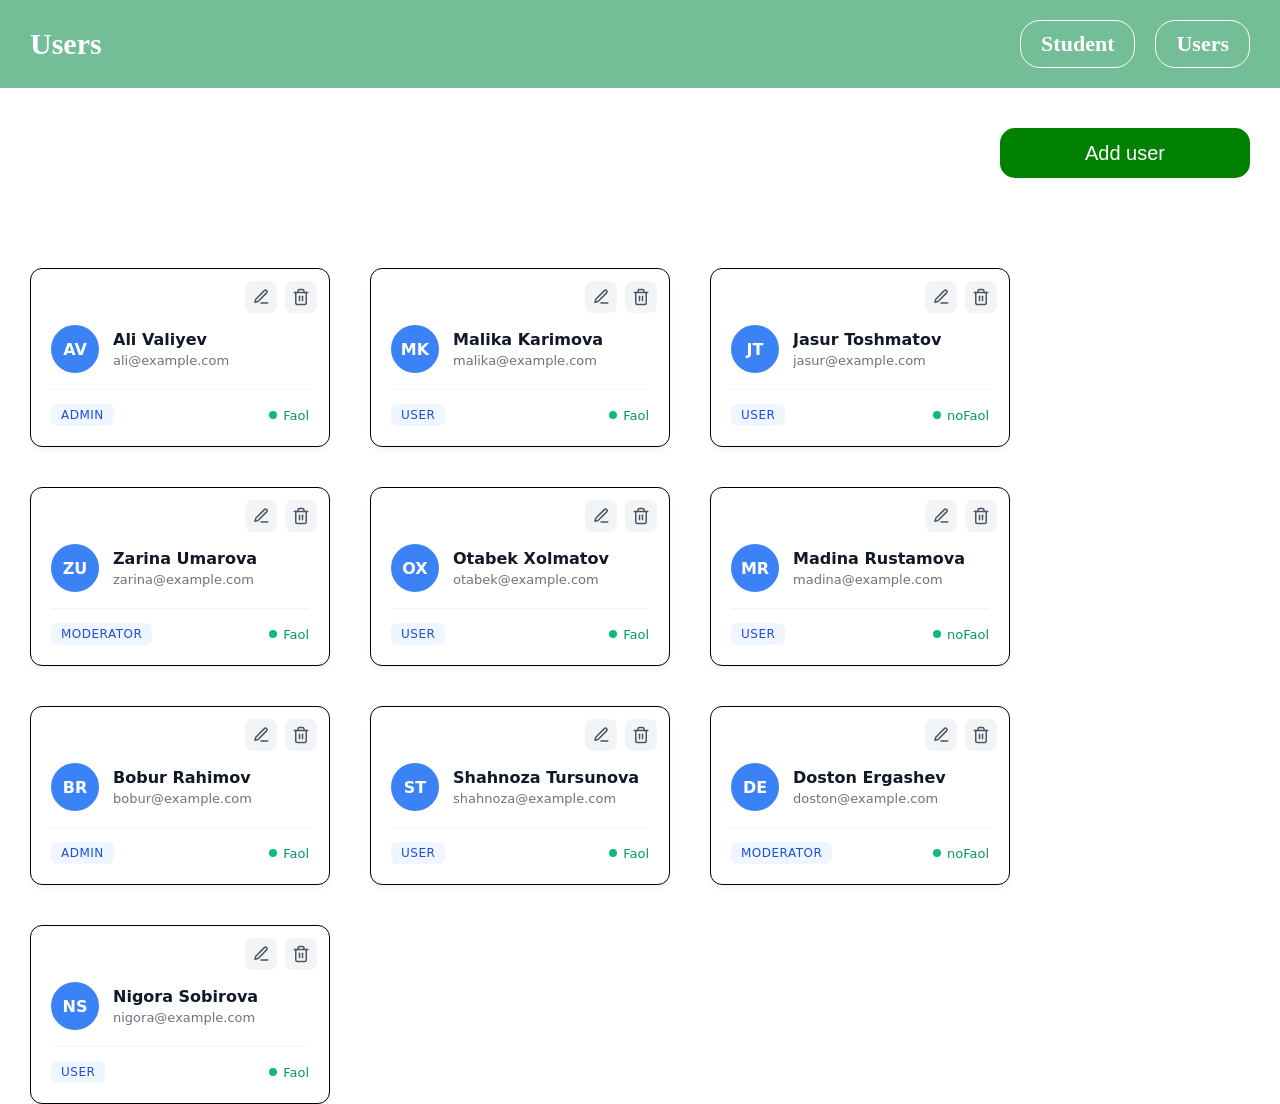
<file: index.html>
<!doctype html>
<html lang="en">
  <head>
    <meta charset="UTF-8" />
    <meta name="viewport" content="width=device-width, initial-scale=1.0" />
    <title>CRUD</title>
    <!-- css -->
    <link rel="stylesheet" href="./main.css" />
  </head>
  <body>
    <header>
      <nav class="container">
        <h3 class="logo"><a href="./index.html">Users</a></h3>

        <div class="links">
          <a class="link" href="./student.html" target="_blank">Student</a>
          <a class="link" href="#" >Users</a>
        </div>
      </nav>
    </header>

    <main>
      <section class="c-user-container">
        <div class="c-users container">
            <button class="add-users">Add user</button>
        </div>
        </section>
      <section class="users-wrapper">
        <div class="container users-container">
          
        </div>
      </section>

      <div class="modal-overlay hidden" id="userModal">
  <div class="modal">
    <div class="modal__header">
      <h2 class="modal__title">Yangi foydalanuvchi qo'shish</h2>
      <button type="button" class="modal__close" aria-label="Yopish">&times;</button>
    </div>

    <form class="modal__form" id="addUserForm">
      <div class="modal__field">
        <label class="modal__label" for="userName">Ism va familiya</label>
        <input class="modal__input" type="text" id="userName" name="name" placeholder="Masalan: Ali Valiyev" required>
      </div>

      <div class="modal__field">
        <label class="modal__label" for="userEmail">Email</label>
        <input class="modal__input" type="email" id="userEmail" name="email" placeholder="ali@example.com" required>
      </div>

      <div class="modal__field">
        <label class="modal__label" for="userRole">Rol</label>
        <select class="modal__select" id="userRole" name="role">
          <option value="user">User</option>
          <option value="moderator">Moderator</option>
          <option value="admin">Admin</option>
        </select>
      </div>

      <div class="modal__checkbox-group">
        <input class="modal__checkbox" type="checkbox" id="userIsActive" name="isActive" checked>
        <label class="modal__checkbox-label" for="userIsActive">Faol holatda (isActive)</label>
      </div>

      <div class="modal__actions">
        <button type="submit" class="modal__btn modal__btn--submit">Saqlash</button>
      </div>
    </form>
  </div>
</div>

    </main>
    <script type="module" src="./app.js"></script>
  </body>
</html>
</file>
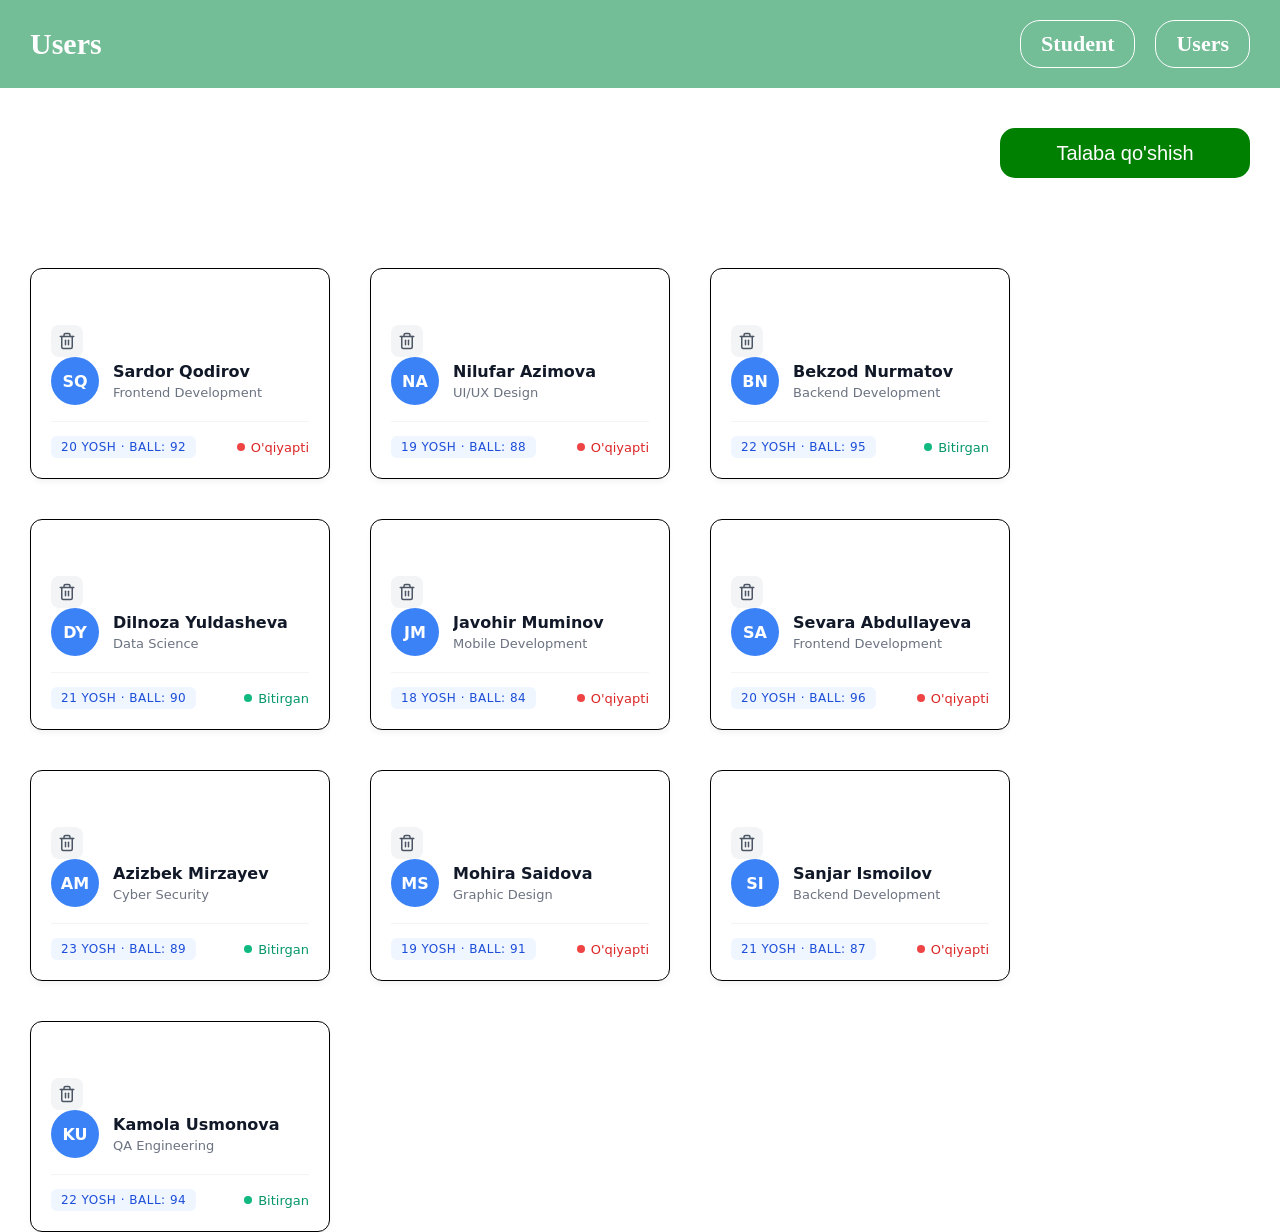
<file: student.html>
<!doctype html>
<html lang="en">
  <head>
    <meta charset="UTF-8" />
    <meta name="viewport" content="width=device-width, initial-scale=1.0" />
    <title>CRUD-Student</title>
    <!-- css -->
    <link rel="stylesheet" href="./main.css" />
  </head>
  <body>
    <header>
      <nav class="container">
        <h3 class="logo"><a href="./index.html">Users</a></h3>

        <div class="links">
          <a class="link" href="">Student</a>
          <a class="link" href="">Users</a>
        </div>
      </nav>
    </header>

    <main>
      <section class="c-user-container">
        <div class="c-users container">
            <button class="add-users">Talaba qo'shish</button>
        </div>
        </section>
      <section class="users-wrapper">
        <div class="container users-container">
          
        </div>
      </section>

      <div class="modal-overlay hidden" id="studentModal">
  <div class="modal">
    <div class="modal__header">
      <h2 class="modal__title">Yangi talaba qo'shish</h2>
      <button type="button" class="modal__close" aria-label="Yopish">&times;</button>
    </div>

    <form class="modal__form" id="addStudentForm">
      <div class="modal__field">
        <label class="modal__label" for="studentFullName">Ism va familiya</label>
        <input class="modal__input" type="text" id="studentFullName" name="fullName" placeholder="Masalan: Ali Valiyev" required>
      </div>

      <div class="modal__field">
        <label class="modal__label" for="studentAge">Yosh</label>
        <input class="modal__input" type="number" id="studentAge" name="age" min="1" max="100" required>
      </div>

      <div class="modal__field">
        <label class="modal__label" for="studentCourse">Kurs</label>
        <input class="modal__input" type="text" id="studentCourse" name="course" placeholder="Masalan: Frontend Development" required>
      </div>

      <div class="modal__field">
        <label class="modal__label" for="studentGrade">Baho (0–100)</label>
        <input class="modal__input" type="number" id="studentGrade" name="grade" min="0" max="100" required>
      </div>

      <div class="modal__checkbox-group">
        <input class="modal__checkbox" type="checkbox" id="studentIsGraduated" name="isGraduated">
        <label class="modal__checkbox-label" for="studentIsGraduated">Kursni bitirgan</label>
      </div>

      <div class="modal__actions">
        <button  type="submit" class="modal__btn modal__btn--submit">Talabani saqlash</button>
      </div>
    </form>
  </div>
</div>
   
    </main>
    <script type="module" src="./student.js"></script>
  </body>
</html>
</file>
<file: main.css>
* {
  margin: 0;
  padding: 0;
  box-sizing: border-box;
}

a {
  text-decoration: none;
}

li {
  list-style: none;
}

input {
  outline: none;
}

button {
  border: none;
}

.container {
  width: 100%;
  max-width: 1240px;
  margin-left: auto;
  margin-right: auto;
  padding-left: 10px;
  padding-right: 10px;
}

header {
  padding: 20px;
  background-color: rgb(115, 189, 151);
}

nav {
  display: flex;
  align-items: center;
  justify-content: space-between;

  a {
    color: white;
    font-size: 22px;
    font-weight: 600;
   
  }
}
.link{
   border: 1px solid ;
    padding: 10px 20px;
    border-radius: 20px;
}

.logo a {
  font-size: 30px;
  font-weight: 700;
}

.links {
  display: flex;
  align-items: center;
  gap: 20px;
}


.users-wrapper {
  padding-top: 60px;
  
}
.users-container{
    display: flex;
    flex-wrap: wrap;
    gap: 40px;
}
.c-users {
    padding-top: 40px;
    padding-bottom: 30px;
    display: flex;
    align-items: center;
    justify-content: end;

}
.add-users {
    border-radius: 15px;
    font-size: 20px;
    width: 250px;
    height: 50px;
    color: white;
    background-color: green;
    
}

.user-card {
  position: relative;
  width: 300px;
  padding: 56px 20px 20px;
  background-color: #ffffff;
  border: 1px solid black;
  border-radius: 12px;
  box-shadow: 0 4px 6px -1px rgba(0, 0, 0, 0.05);
  font-family:
    system-ui,
    -apple-system,
    sans-serif;
  transition:
    transform 0.2s ease,
    box-shadow 0.2s ease;
}

.user-card__actions {
  position: absolute;
  top: 12px;
  right: 12px;
  display: flex;
  gap: 8px;
}

.user-card__edit,
.user-card__delete {
  display: grid;
  place-items: center;
  width: 32px;
  height: 32px;
  background-color: #f3f4f6;
  border-radius: 8px;
  color: #4b5563;
  cursor: pointer;
}

.user-card:hover {
  transform: translateY(-2px);
  box-shadow: 0 10px 15px -3px rgba(0, 0, 0, 0.1);
}

.user-card__header {
  display: flex;
  align-items: center;
  gap: 14px;
  margin-bottom: 16px;
}

.user-card__avatar {
  width: 48px;
  height: 48px;
  border-radius: 50%;
  background-color: #3b82f6;
  color: #ffffff;
  font-weight: 600;
  font-size: 16px;
  display: flex;
  align-items: center;
  justify-content: center;
  flex-shrink: 0;
}

.user-card__info {
  overflow: hidden;
}

.user-card__name {
  margin: 0 0 4px 0;
  font-size: 16px;
  font-weight: 600;
  color: #111827;
  white-space: nowrap;
  overflow: hidden;
  text-overflow: ellipsis;
}

.user-card__email {
  margin: 0;
  font-size: 13px;
  color: #6b7280;
  white-space: nowrap;
  overflow: hidden;
  text-overflow: ellipsis;
}

.user-card__footer {
  display: flex;
  align-items: center;
  justify-content: space-between;
  padding-top: 14px;
  border-top: 1px solid #f3f4f6;
}

.user-card__role {
  padding: 4px 10px;
  font-size: 12px;
  font-weight: 500;
  text-transform: uppercase;
  letter-spacing: 0.5px;
  background-color: #eff6ff;
  color: #1d4ed8;
  border-radius: 6px;
}

.user-card__status {
  display: flex;
  align-items: center;
  gap: 6px;
  font-size: 13px;
  font-weight: 500;
}

.user-card__status::before {
  content: "";
  width: 8px;
  height: 8px;
  border-radius: 50%;
}

.user-card__status--active {
  color: #059669;
}

.user-card__status--active::before {
  background-color: #10b981;
}

.user-card__status--inactive {
  color: #dc2626;
}

.user-card__status--inactive::before {
  background-color: #ef4444;
}
.modal-overlay {
  position: fixed;
  inset: 0;
  background-color: rgba(17, 24, 39, 0.5);
  backdrop-filter: blur(2px);
  display: flex;
  align-items: center;
  justify-content: center;
  padding: 16px;
  z-index: 1000;
  font-family: system-ui, -apple-system, sans-serif;
}
.hidden{
  display: none;
}
.modal {
  width: 100%;
  max-width: 420px;
  background-color: #ffffff;
  border-radius: 14px;
  box-shadow: 0 20px 25px -5px rgba(0, 0, 0, 0.1), 0 8px 10px -6px rgba(0, 0, 0, 0.1);
  overflow: hidden;
  animation: modalFadeIn 0.2s ease-out;
}

@keyframes modalFadeIn {
  from {
    opacity: 0;
    transform: scale(0.95);
  }
  to {
    opacity: 1;
    transform: scale(1);
  }
}

.modal__header {
  display: flex;
  align-items: center;
  justify-content: space-between;
  padding: 18px 24px;
  border-bottom: 1px solid #f3f4f6;
}

.modal__title {
  margin: 0;
  font-size: 18px;
  font-weight: 600;
  color: #111827;
}

.modal__close {
  background: none;
  border: none;
  font-size: 24px;
  line-height: 1;
  color: #9ca3af;
  cursor: pointer;
  padding: 0;
  transition: color 0.15s ease;
}

.modal__close:hover {
  color: #111827;
}

.modal__form {
  padding: 20px 24px 24px;
  display: flex;
  flex-direction: column;
  gap: 16px;
}

.modal__field {
  display: flex;
  flex-direction: column;
  gap: 6px;
}

.modal__label {
  font-size: 14px;
  font-weight: 500;
  color: #374151;
}

.modal__input,
.modal__select {
  width: 100%;
  padding: 10px 12px;
  font-size: 14px;
  color: #111827;
  background-color: #ffffff;
  border: 1px solid #d1d5db;
  border-radius: 8px;
  box-sizing: border-box;
  outline: none;
  transition: border-color 0.15s ease, box-shadow 0.15s ease;
}

.modal__input:focus,
.modal__select:focus {
  border-color: #3b82f6;
  box-shadow: 0 0 0 3px rgba(59, 130, 246, 0.15);
}

.modal__checkbox-group {
  display: flex;
  align-items: center;
  gap: 8px;
  margin-top: 2px;
}

.modal__checkbox {
  width: 16px;
  height: 16px;
  accent-color: #3b82f6;
  cursor: pointer;
}

.modal__checkbox-label {
  font-size: 14px;
  color: #374151;
  cursor: pointer;
  user-select: none;
}

.modal__actions {
  display: flex;
  justify-content: flex-end;
  gap: 10px;
  margin-top: 8px;
  padding-top: 16px;
  border-top: 1px solid #f3f4f6;
}

.modal__btn {
  padding: 10px 18px;
  font-size: 14px;
  font-weight: 500;
  border-radius: 8px;
  cursor: pointer;
  transition: background-color 0.15s ease, border-color 0.15s ease;
}

.modal__btn--reset {
  background-color: #ffffff;
  color: #374151;
  border: 1px solid #d1d5db;
}

.modal__btn--reset:hover {
  background-color: #f9fafb;
}

.modal__btn--submit {
  background-color: #3b82f6;
  color: #ffffff;
  border: 1px solid #3b82f6;
}

.modal__btn--submit:hover {
  background-color: #2563eb;
  border-color: #2563eb;
}
</file>
